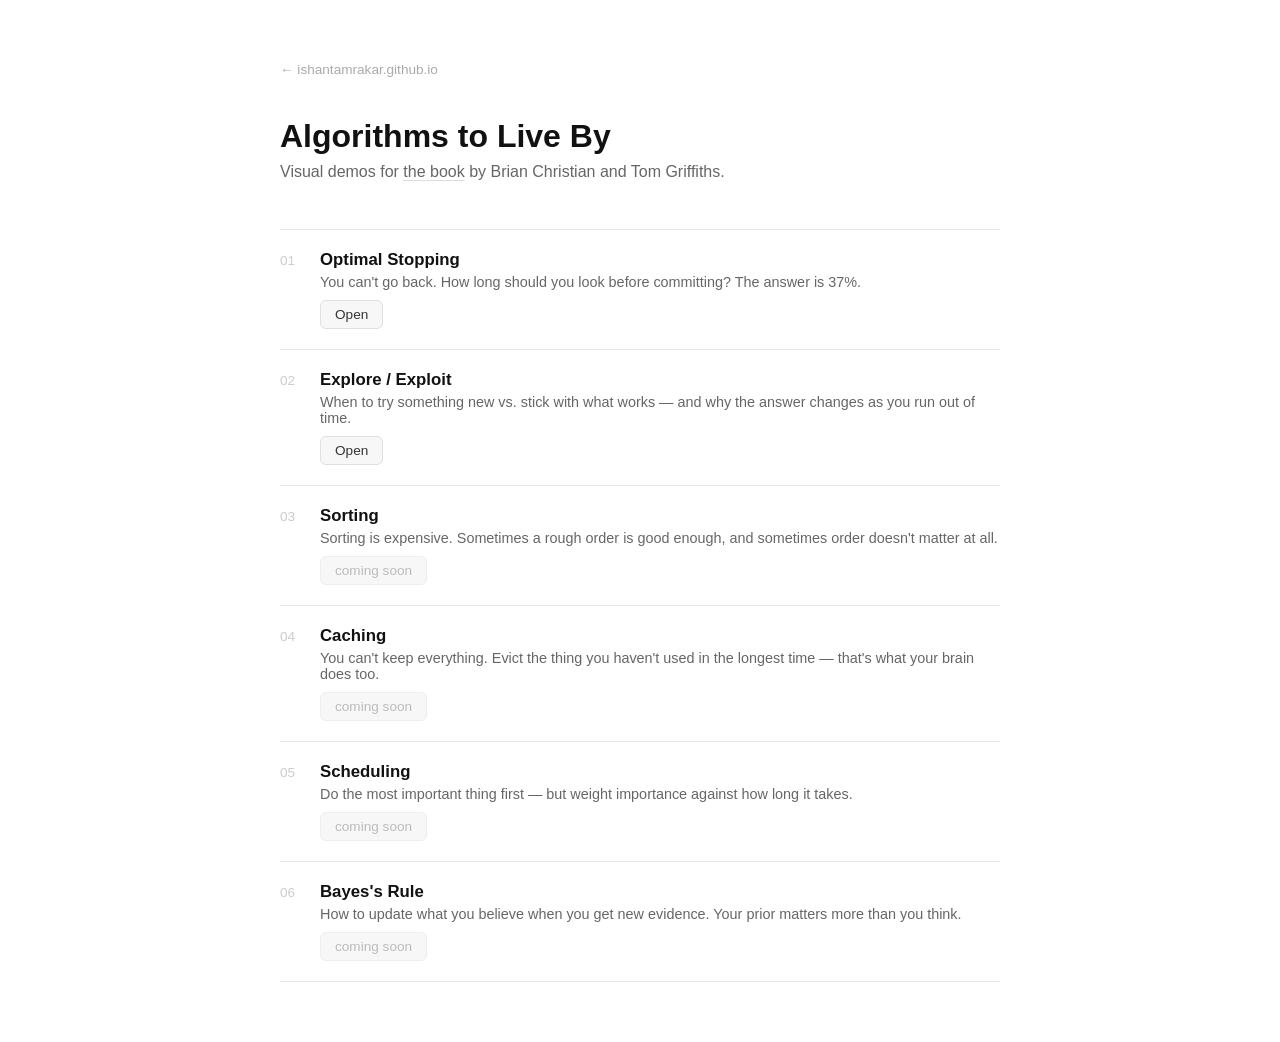
<file: index.html>
<!DOCTYPE html>
<html lang="en">
<head>
  <meta charset="UTF-8">
  <meta name="viewport" content="width=device-width, initial-scale=1.0">
  <title>Algorithms to Live By, Visual Demos</title>
  <style>
    * { box-sizing: border-box; margin: 0; padding: 0; }
    body {
      font-family: -apple-system, BlinkMacSystemFont, "Segoe UI", sans-serif;
      background: #fff;
      color: #111;
      min-height: 100vh;
      padding: 60px 24px;
    }
    .container { max-width: 720px; margin: 0 auto; }
    .back { margin-bottom: 40px; }
    .back a { color: #aaa; text-decoration: none; font-size: 0.85rem; }
    .back a:hover { color: #666; }
    h1 { font-size: 2rem; font-weight: 700; margin-bottom: 8px; }
    .subtitle { color: #666; margin-bottom: 48px; font-size: 1rem; }
    .subtitle a { color: #666; text-decoration: none; border-bottom: 1px solid #ddd; }
    .subtitle a:hover { border-color: #aaa; }
    .chapter-list { list-style: none; }
    .chapter-list li {
      border-top: 1px solid #e5e5e5;
      padding: 20px 0;
      display: flex;
      align-items: baseline;
      gap: 16px;
    }
    .chapter-list li:last-child { border-bottom: 1px solid #e5e5e5; }
    .num { color: #ccc; font-size: 0.85rem; min-width: 24px; }
    .info { flex: 1; }
    .info h2 { font-size: 1.05rem; font-weight: 600; margin-bottom: 4px; }
    .info p { color: #666; font-size: 0.9rem; }
    a.demo-link {
      display: inline-block;
      margin-top: 10px;
      padding: 6px 14px;
      background: #f7f7f7;
      border: 1px solid #e0e0e0;
      border-radius: 6px;
      color: #333;
      text-decoration: none;
      font-size: 0.85rem;
      transition: border-color 0.15s;
    }
    a.demo-link:hover { border-color: #aaa; }
    .badge-soon {
      display: inline-block;
      margin-top: 10px;
      padding: 6px 14px;
      background: #f7f7f7;
      border: 1px solid #eee;
      border-radius: 6px;
      color: #bbb;
      font-size: 0.85rem;
    }
  </style>
</head>
<body>
  <div class="container">
    <div class="back"><a href="https://ishantamrakar.github.io">← ishantamrakar.github.io</a></div>
    <h1>Algorithms to Live By</h1>
    <p class="subtitle">Visual demos for <a href="https://algorithmstoliveby.com" target="_blank">the book</a> by Brian Christian and Tom Griffiths.</p>

    <ul class="chapter-list">
      <li>
        <span class="num">01</span>
        <div class="info">
          <h2>Optimal Stopping</h2>
          <p>You can't go back. How long should you look before committing? The answer is 37%.</p>
          <a class="demo-link" href="chapters/01-optimal-stopping/">Open</a>
        </div>
      </li>
      <li>
        <span class="num">02</span>
        <div class="info">
          <h2>Explore / Exploit</h2>
          <p>When to try something new vs. stick with what works — and why the answer changes as you run out of time.</p>
          <a class="demo-link" href="chapters/02-explore-exploit/">Open</a>
        </div>
      </li>
      <li>
        <span class="num">03</span>
        <div class="info">
          <h2>Sorting</h2>
          <p>Sorting is expensive. Sometimes a rough order is good enough, and sometimes order doesn't matter at all.</p>
          <span class="badge-soon">coming soon</span>
        </div>
      </li>
      <li>
        <span class="num">04</span>
        <div class="info">
          <h2>Caching</h2>
          <p>You can't keep everything. Evict the thing you haven't used in the longest time — that's what your brain does too.</p>
          <span class="badge-soon">coming soon</span>
        </div>
      </li>
      <li>
        <span class="num">05</span>
        <div class="info">
          <h2>Scheduling</h2>
          <p>Do the most important thing first — but weight importance against how long it takes.</p>
          <span class="badge-soon">coming soon</span>
        </div>
      </li>
      <li>
        <span class="num">06</span>
        <div class="info">
          <h2>Bayes's Rule</h2>
          <p>How to update what you believe when you get new evidence. Your prior matters more than you think.</p>
          <span class="badge-soon">coming soon</span>
        </div>
      </li>
    </ul>
  </div>
</body>
</html>
</file>
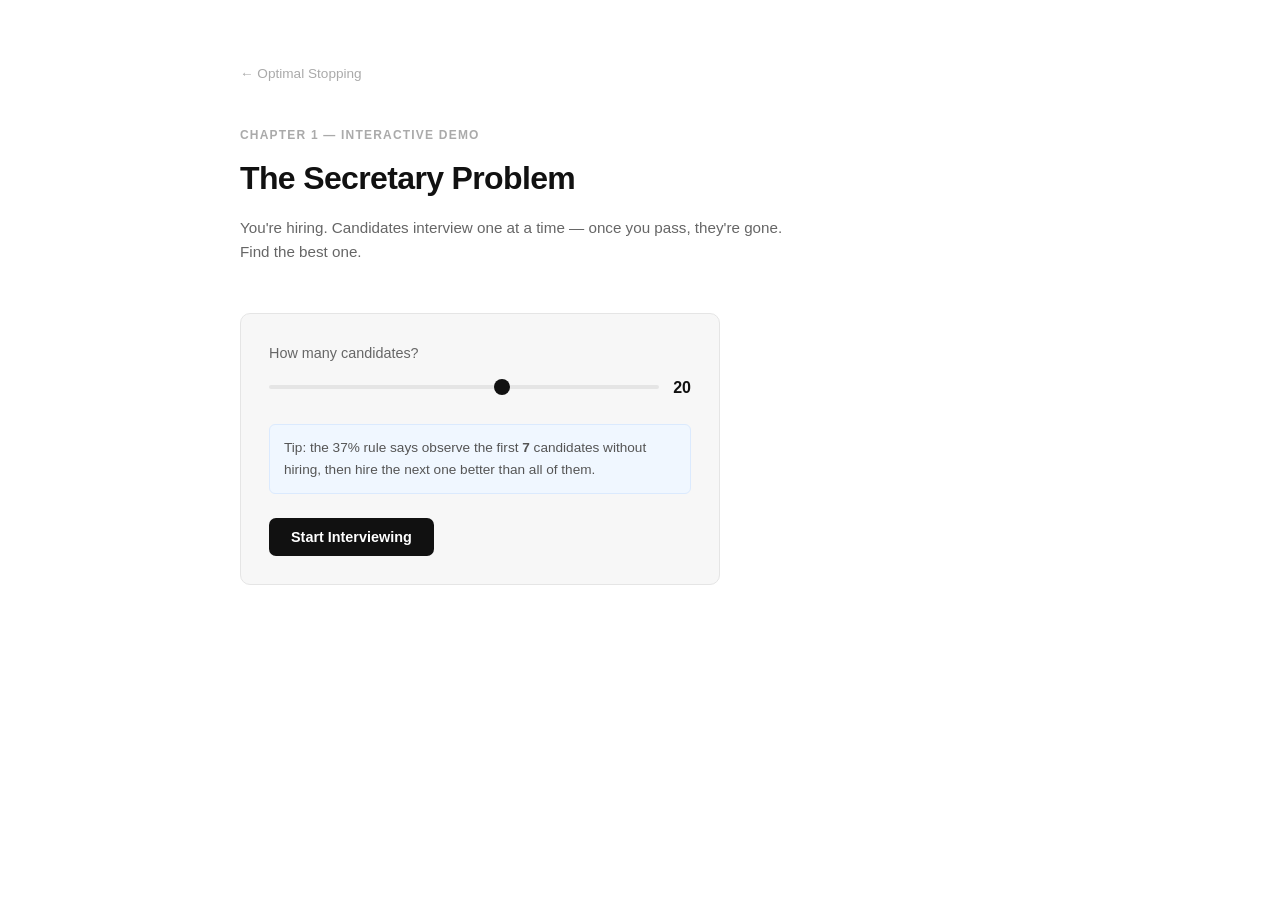
<file: chapters/01-optimal-stopping/game.html>
<!DOCTYPE html>
<html lang="en">
<head>
  <meta charset="UTF-8">
  <meta name="viewport" content="width=device-width, initial-scale=1.0">
  <title>The Secretary Problem — Optimal Stopping</title>
  <link rel="stylesheet" href="style.css">
  <link rel="stylesheet" href="game.css">
</head>
<body>
  <div class="container">

    <div class="back"><a href="index.html">← Optimal Stopping</a></div>

    <header>
      <div class="chapter-num">Chapter 1 — Interactive Demo</div>
      <h1>The Secretary Problem</h1>
      <p class="tagline">
        You're hiring. Candidates interview one at a time — once you pass, they're gone.
        Find the best one.
      </p>
    </header>

    <!-- SETUP -->
    <div id="screen-setup">
      <div class="setup-card">
        <div class="setup-row">
          <label for="setup-n">How many candidates?</label>
          <div class="setup-control">
            <input type="range" id="setup-n" min="5" max="30" value="20" step="1">
            <span class="label-val" id="setup-n-val">20</span>
          </div>
        </div>
        <div class="setup-hint">
          Tip: the 37% rule says observe the first <strong id="setup-look">7</strong> candidates
          without hiring, then hire the next one better than all of them.
        </div>
        <button id="btn-start" class="btn-primary">Start Interviewing</button>
      </div>
    </div>

    <!-- INTERVIEW -->
    <div id="screen-game" class="hidden">

      <div class="progress-wrap">
        <div class="progress-bar-bg">
          <div id="progress-bar" class="progress-bar-fill"></div>
          <div id="progress-threshold" class="progress-threshold"></div>
        </div>
        <div class="progress-labels">
          <span id="progress-label">Candidate <strong>1</strong> of <strong id="prog-total">20</strong></span>
          <span id="phase-label" class="phase-look">Look phase</span>
        </div>
      </div>

      <div class="candidate-card">
        <div class="candidate-num" id="candidate-num">Candidate #1</div>
        <div class="candidate-score-wrap">
          <div class="candidate-score" id="candidate-score">72</div>
          <div class="candidate-score-label">interview score</div>
        </div>
        <div class="candidate-bar-wrap">
          <div class="candidate-bar" id="candidate-bar"></div>
        </div>
        <div class="candidate-context" id="candidate-context"></div>
      </div>

      <div class="game-actions">
        <button id="btn-pass" class="btn-pass">Pass</button>
        <button id="btn-hire" class="btn-hire">Hire</button>
      </div>

      <div class="best-seen-wrap">
        <span class="best-seen-label">Best seen so far</span>
        <span class="best-seen-val" id="best-seen-val">—</span>
      </div>

    </div>

    <!-- RESULT -->
    <div id="screen-result" class="hidden">

      <div class="result-hero">
        <div class="result-rank-wrap">
          <div class="result-rank-label">Your hire ranked</div>
          <div class="result-rank" id="result-rank">#3</div>
          <div class="result-rank-sub" id="result-rank-sub">out of 20</div>
        </div>
        <div class="result-verdict" id="result-verdict"></div>
      </div>

      <div class="result-compare">
        <div class="result-card">
          <div class="result-card-label">You hired</div>
          <div class="result-card-score" id="res-your-score"></div>
        </div>
        <div class="result-card highlight">
          <div class="result-card-label">Best candidate</div>
          <div class="result-card-score" id="res-best-score"></div>
        </div>
        <div class="result-card">
          <div class="result-card-label">37% rule would hire</div>
          <div class="result-card-score" id="res-opt-score"></div>
        </div>
      </div>

      <div class="result-timeline-wrap">
        <div class="result-timeline-label">All candidates in interview order</div>
        <div id="result-timeline"></div>
        <div class="timeline-legend">
          <span><span class="tl-swatch" style="background:#111;"></span>Your hire</span>
          <span><span class="tl-swatch" style="background:#16a34a;"></span>Best candidate</span>
          <span><span class="tl-swatch" style="background:#f59e0b;"></span>37% pick</span>
        </div>
      </div>

      <div class="score-wrap">
        <div class="score-label">Session stats</div>
        <div class="score-val" id="score-val">—</div>
        <div class="score-sub" id="score-sub"></div>
      </div>

      <div class="result-actions">
        <button id="btn-replay" class="btn-primary">Play again</button>
        <button id="btn-change" class="btn-secondary">Change settings</button>
      </div>

    </div>

  </div>
  <script src="game.js"></script>
</body>
</html>
</file>
<file: chapters/01-optimal-stopping/style.css>
* {
  box-sizing: border-box;
  margin: 0;
  padding: 0;
}

:root {
  --bg: #ffffff;
  --surface: #f7f7f7;
  --border: #e5e5e5;
  --text: #111;
  --muted: #666;
  --theory: #2563eb;
  --monte: #16a34a;
  --cursor: #dc2626;
  --optimal: #f59e0b;
  --deriv: #7c3aed;
}

body {
  font-family: -apple-system, BlinkMacSystemFont, "Segoe UI", sans-serif;
  background: var(--bg);
  color: var(--text);
  min-height: 100vh;
  padding: 60px 24px 96px;
  line-height: 1.6;
}

.container {
  max-width: 800px;
  margin: 0 auto;
}

.back {
  margin-bottom: 40px;
}
.back a {
  color: #aaa;
  text-decoration: none;
  font-size: 0.85rem;
}
.back a:hover { color: #666; }

header {
  margin-bottom: 48px;
}
.chapter-num {
  font-size: 0.75rem;
  font-weight: 600;
  letter-spacing: 0.1em;
  text-transform: uppercase;
  color: #aaa;
  margin-bottom: 8px;
}
header h1 {
  font-size: 2rem;
  font-weight: 700;
  letter-spacing: -0.02em;
  margin-bottom: 12px;
}
.tagline {
  color: var(--muted);
  font-size: 0.95rem;
  max-width: 560px;
  margin-bottom: 16px;
}

.demo-link-big {
  display: inline-block;
  padding: 9px 18px;
  background: #111;
  color: #fff;
  border-radius: 7px;
  text-decoration: none;
  font-size: 0.88rem;
  font-weight: 600;
  transition: opacity 0.15s;
}
.demo-link-big:hover { opacity: 0.75; }

/* Section headings */
.section-heading {
  font-size: 0.72rem;
  font-weight: 600;
  letter-spacing: 0.1em;
  text-transform: uppercase;
  color: #aaa;
  margin-bottom: 24px;
}

/* Math section */
.math-section {
  margin-bottom: 56px;
  padding-bottom: 48px;
  border-bottom: 1px solid var(--border);
}

.math-block {
  display: flex;
  flex-direction: column;
  gap: 0;
  margin-bottom: 36px;
}

.math-step {
  display: grid;
  grid-template-columns: 160px 1fr;
  gap: 16px 24px;
  padding: 18px 0;
  border-top: 1px solid var(--border);
}
.math-step:last-child { border-bottom: 1px solid var(--border); }

.math-step-label {
  font-size: 0.78rem;
  font-weight: 600;
  letter-spacing: 0.05em;
  text-transform: uppercase;
  color: #aaa;
  padding-top: 2px;
}

.math-step-body {
  font-size: 0.9rem;
  color: #444;
  line-height: 1.7;
}

.formula-display {
  font-family: "Georgia", "Times New Roman", serif;
  font-style: italic;
  font-size: 1rem;
  background: #f7f7f7;
  border: 1px solid var(--border);
  border-radius: 6px;
  padding: 10px 16px;
  margin-top: 10px;
  display: inline-block;
  color: #111;
}

.math-step-body p { margin-bottom: 10px; }
.math-step-body p:last-child { margin-bottom: 0; }

.math-list {
  list-style: none;
  margin: 12px 0;
  display: flex;
  flex-direction: column;
  gap: 16px;
}

.math-list li {
  padding-left: 16px;
  border-left: 2px solid var(--border);
  font-size: 0.9rem;
  color: #444;
}

.math-list li strong {
  display: block;
  color: #111;
  margin-bottom: 4px;
}

/* KaTeX display math spacing */
.katex-display {
  margin: 12px 0 !important;
  overflow-x: visible;
}

/* Math mini charts */
.math-charts {
  display: grid;
  grid-template-columns: 1fr 1fr;
  gap: 20px;
}

@media (max-width: 560px) {
  .math-charts { grid-template-columns: 1fr; }
  .math-step { grid-template-columns: 1fr; gap: 4px; }
}

.math-chart-wrap {
  display: flex;
  flex-direction: column;
  gap: 8px;
}

.math-chart-title {
  font-family: "Georgia", "Times New Roman", serif;
  font-style: italic;
  font-size: 0.88rem;
  color: var(--muted);
}

.math-chart-wrap canvas {
  width: 100%;
  height: auto;
  border: 1px solid var(--border);
  border-radius: 8px;
  display: block;
}

.math-chart-foot {
  font-size: 0.75rem;
  color: #bbb;
  text-align: center;
}

/* Simulator section */
.sim-section {
  margin-bottom: 56px;
  padding-bottom: 48px;
  border-bottom: 1px solid var(--border);
}

/* Controls */
.controls {
  background: var(--surface);
  border: 1px solid var(--border);
  border-radius: 10px;
  padding: 24px;
  margin-bottom: 32px;
  display: flex;
  flex-direction: column;
  gap: 20px;
}

.control-group {
  display: flex;
  flex-direction: column;
  gap: 8px;
}

.control-group label {
  font-size: 0.85rem;
  color: var(--muted);
  font-weight: 500;
}

.label-val {
  color: var(--text);
  font-weight: 700;
}

input[type="range"] {
  -webkit-appearance: none;
  appearance: none;
  width: 100%;
  height: 4px;
  border-radius: 2px;
  background: var(--border);
  outline: none;
  cursor: pointer;
}

input[type="range"]::-webkit-slider-thumb {
  -webkit-appearance: none;
  appearance: none;
  width: 16px;
  height: 16px;
  border-radius: 50%;
  background: var(--text);
  cursor: pointer;
  transition: transform 0.1s;
}

input[type="range"]::-webkit-slider-thumb:hover {
  transform: scale(1.2);
}

.control-row {
  display: flex;
  align-items: flex-end;
  gap: 20px;
}

.control-group.inline {
  flex: 1;
}

button#btn-run {
  padding: 10px 20px;
  background: var(--text);
  color: var(--bg);
  border: none;
  border-radius: 6px;
  font-size: 0.85rem;
  font-weight: 600;
  cursor: pointer;
  white-space: nowrap;
  transition: opacity 0.15s;
  font-family: inherit;
}

button#btn-run:hover { opacity: 0.75; }
button#btn-run:active { opacity: 0.6; }
button#btn-run.running { opacity: 0.5; cursor: not-allowed; }

/* Main chart */
.chart-section {
  margin-bottom: 32px;
}

.chart-header {
  display: flex;
  justify-content: space-between;
  align-items: center;
  margin-bottom: 12px;
  flex-wrap: wrap;
  gap: 8px;
}

.chart-title {
  font-size: 0.85rem;
  font-weight: 600;
  color: var(--muted);
  text-transform: uppercase;
  letter-spacing: 0.06em;
}

.legend {
  display: flex;
  gap: 16px;
  flex-wrap: wrap;
}

.legend-item {
  display: flex;
  align-items: center;
  gap: 6px;
  font-size: 0.78rem;
  color: var(--muted);
}

.dot {
  width: 10px;
  height: 10px;
  border-radius: 50%;
  flex-shrink: 0;
}
.dot.theory { background: var(--theory); }
.dot.monte  { background: var(--monte); }
.dot.cursor { background: var(--cursor); }

canvas#chart {
  width: 100%;
  aspect-ratio: 2 / 1;
  border: 1px solid var(--border);
  border-radius: 8px;
  display: block;
}

.chart-footer {
  text-align: center;
  font-size: 0.78rem;
  color: #bbb;
  margin-top: 8px;
}

/* Stats */
.stats {
  display: grid;
  grid-template-columns: repeat(3, 1fr);
  gap: 12px;
  margin-bottom: 40px;
}

@media (max-width: 560px) {
  .stats { grid-template-columns: 1fr; }
  .control-row { flex-direction: column; align-items: stretch; }
}

.stat-card {
  background: var(--surface);
  border: 1px solid var(--border);
  border-radius: 8px;
  padding: 16px 18px;
}

.stat-label {
  font-size: 0.72rem;
  font-weight: 600;
  letter-spacing: 0.08em;
  text-transform: uppercase;
  color: #aaa;
  margin-bottom: 6px;
}

.stat-value {
  font-size: 1.6rem;
  font-weight: 700;
  letter-spacing: -0.02em;
  margin-bottom: 4px;
}

#card-theory .stat-value { color: var(--theory); }
#card-your   .stat-value { color: var(--cursor); }
#card-monte  .stat-value { color: var(--monte); }

.stat-sub {
  font-size: 0.78rem;
  color: #bbb;
}
</file>
<file: chapters/01-optimal-stopping/game.css>
.hidden { display: none !important; }

/* ── Setup ── */
.setup-card {
  background: var(--surface);
  border: 1px solid var(--border);
  border-radius: 10px;
  padding: 28px;
  max-width: 480px;
  display: flex;
  flex-direction: column;
  gap: 24px;
}

.setup-row {
  display: flex;
  flex-direction: column;
  gap: 10px;
}

.setup-row label {
  font-size: 0.9rem;
  font-weight: 500;
  color: var(--muted);
}

.setup-control {
  display: flex;
  align-items: center;
  gap: 14px;
}
.setup-control input { flex: 1; }

.setup-hint {
  font-size: 0.85rem;
  color: #555;
  background: #f0f7ff;
  border: 1px solid #dbeafe;
  border-radius: 6px;
  padding: 12px 14px;
  line-height: 1.6;
}

.btn-primary {
  padding: 11px 22px;
  background: #111;
  color: #fff;
  border: none;
  border-radius: 7px;
  font-size: 0.9rem;
  font-weight: 600;
  cursor: pointer;
  font-family: inherit;
  transition: opacity 0.15s;
  align-self: flex-start;
}
.btn-primary:hover { opacity: 0.75; }

.btn-secondary {
  padding: 11px 22px;
  background: var(--surface);
  color: var(--text);
  border: 1px solid var(--border);
  border-radius: 7px;
  font-size: 0.9rem;
  font-weight: 600;
  cursor: pointer;
  font-family: inherit;
  transition: border-color 0.15s;
}
.btn-secondary:hover { border-color: #999; }

/* ── Progress ── */
.progress-wrap { margin-bottom: 28px; }

.progress-bar-bg {
  height: 6px;
  background: var(--border);
  border-radius: 3px;
  position: relative;
  margin-bottom: 10px;
}

.progress-bar-fill {
  height: 100%;
  border-radius: 3px;
  background: #2563eb;
  transition: width 0.25s ease;
}

.progress-threshold {
  position: absolute;
  top: -5px;
  width: 2px;
  height: 16px;
  background: #f59e0b;
  border-radius: 1px;
}

.progress-labels {
  display: flex;
  justify-content: space-between;
  font-size: 0.82rem;
  color: var(--muted);
}

.phase-look { color: #2563eb; font-weight: 600; }
.phase-leap { color: #16a34a; font-weight: 600; }
.phase-last { color: #dc2626; font-weight: 600; }

/* ── Candidate card ── */
.candidate-card {
  border: 1px solid var(--border);
  border-radius: 10px;
  padding: 32px 28px;
  margin-bottom: 24px;
  text-align: center;
}

.candidate-num {
  font-size: 0.75rem;
  font-weight: 600;
  letter-spacing: 0.1em;
  text-transform: uppercase;
  color: #aaa;
  margin-bottom: 20px;
}

.candidate-score-wrap {
  margin-bottom: 16px;
}

.candidate-score {
  font-size: 5rem;
  font-weight: 700;
  letter-spacing: -0.04em;
  line-height: 1;
  margin-bottom: 6px;
}

.candidate-score-label {
  font-size: 0.78rem;
  color: #aaa;
  text-transform: uppercase;
  letter-spacing: 0.08em;
}

.candidate-bar-wrap {
  height: 6px;
  background: var(--border);
  border-radius: 3px;
  overflow: hidden;
  margin: 0 auto 20px;
  max-width: 320px;
}

.candidate-bar {
  height: 100%;
  border-radius: 3px;
  background: #2563eb;
  transition: width 0.4s ease;
}

.candidate-context {
  font-size: 0.85rem;
  color: var(--muted);
  min-height: 20px;
}

/* ── Actions ── */
.game-actions {
  display: flex;
  gap: 12px;
  margin-bottom: 16px;
}

.btn-pass {
  flex: 1;
  padding: 14px;
  background: var(--surface);
  color: var(--text);
  border: 1px solid var(--border);
  border-radius: 7px;
  font-size: 0.95rem;
  font-weight: 600;
  cursor: pointer;
  font-family: inherit;
  transition: border-color 0.15s;
}
.btn-pass:hover { border-color: #999; }
.btn-pass:disabled { opacity: 0.3; cursor: not-allowed; }

.btn-hire {
  flex: 1;
  padding: 14px;
  background: #111;
  color: #fff;
  border: none;
  border-radius: 7px;
  font-size: 0.95rem;
  font-weight: 600;
  cursor: pointer;
  font-family: inherit;
  transition: opacity 0.15s;
}
.btn-hire:hover { opacity: 0.75; }

.best-seen-wrap {
  display: flex;
  align-items: center;
  gap: 10px;
  font-size: 0.82rem;
  color: var(--muted);
  padding: 12px 16px;
  background: var(--surface);
  border: 1px solid var(--border);
  border-radius: 6px;
}

.best-seen-val {
  font-weight: 700;
  color: var(--text);
}

/* ── Results ── */
.result-hero {
  display: flex;
  align-items: center;
  gap: 24px;
  margin-bottom: 32px;
  flex-wrap: wrap;
}

.result-rank-wrap {
  text-align: center;
  background: var(--surface);
  border: 1px solid var(--border);
  border-radius: 10px;
  padding: 20px 28px;
  min-width: 140px;
}

.result-rank-label {
  font-size: 0.7rem;
  font-weight: 600;
  letter-spacing: 0.08em;
  text-transform: uppercase;
  color: #aaa;
  margin-bottom: 4px;
}

.result-rank {
  font-size: 3rem;
  font-weight: 700;
  letter-spacing: -0.03em;
  line-height: 1;
}

.rank-great { color: #16a34a; }
.rank-good  { color: #2563eb; }
.rank-okay  { color: #f59e0b; }
.rank-poor  { color: #dc2626; }

.result-rank-sub {
  font-size: 0.78rem;
  color: #aaa;
  margin-top: 4px;
}

.result-verdict {
  font-size: 0.95rem;
  color: #444;
  max-width: 360px;
  line-height: 1.7;
}

.result-compare {
  display: grid;
  grid-template-columns: repeat(3, 1fr);
  gap: 12px;
  margin-bottom: 32px;
}

@media (max-width: 560px) {
  .result-compare { grid-template-columns: 1fr; }
}

.result-card {
  background: var(--surface);
  border: 1px solid var(--border);
  border-radius: 8px;
  padding: 16px 18px;
  text-align: center;
}

.result-card.highlight {
  border-color: #16a34a;
  background: #f0fdf4;
}

.result-card-label {
  font-size: 0.7rem;
  font-weight: 600;
  letter-spacing: 0.08em;
  text-transform: uppercase;
  color: #aaa;
  margin-bottom: 10px;
}

.result-card.highlight .result-card-label { color: #16a34a; }

.result-card-score {
  font-size: 2rem;
  font-weight: 700;
  letter-spacing: -0.02em;
}

/* ── Timeline ── */
.result-timeline-wrap { margin-bottom: 32px; }

.result-timeline-label {
  font-size: 0.7rem;
  font-weight: 600;
  letter-spacing: 0.08em;
  text-transform: uppercase;
  color: #aaa;
  margin-bottom: 12px;
}

#result-timeline {
  display: flex;
  gap: 5px;
  flex-wrap: wrap;
  margin-bottom: 10px;
}

.tl-apt {
  width: 36px;
  height: 36px;
  border-radius: 5px;
  display: flex;
  align-items: center;
  justify-content: center;
  font-size: 0.7rem;
  font-weight: 600;
  color: #333;
  position: relative;
  cursor: default;
}

.tl-apt .tl-tooltip {
  display: none;
  position: absolute;
  bottom: calc(100% + 6px);
  left: 50%;
  transform: translateX(-50%);
  background: #111;
  color: #fff;
  font-size: 0.7rem;
  padding: 4px 8px;
  border-radius: 4px;
  white-space: nowrap;
  z-index: 10;
  pointer-events: none;
}

.tl-apt:hover .tl-tooltip { display: block; }

.timeline-legend {
  display: flex;
  gap: 16px;
  font-size: 0.78rem;
  color: var(--muted);
}

.tl-swatch {
  display: inline-block;
  width: 10px;
  height: 10px;
  border-radius: 2px;
  margin-right: 4px;
  vertical-align: middle;
}

/* ── Score ── */
.score-wrap {
  text-align: center;
  padding: 24px;
  background: var(--surface);
  border: 1px solid var(--border);
  border-radius: 10px;
  margin-bottom: 28px;
}

.score-label {
  font-size: 0.7rem;
  font-weight: 600;
  letter-spacing: 0.08em;
  text-transform: uppercase;
  color: #aaa;
  margin-bottom: 6px;
}

.score-val {
  font-size: 1.5rem;
  font-weight: 700;
  margin-bottom: 4px;
}

.score-sub {
  font-size: 0.82rem;
  color: var(--muted);
}

.result-actions {
  display: flex;
  gap: 12px;
}
</file>
